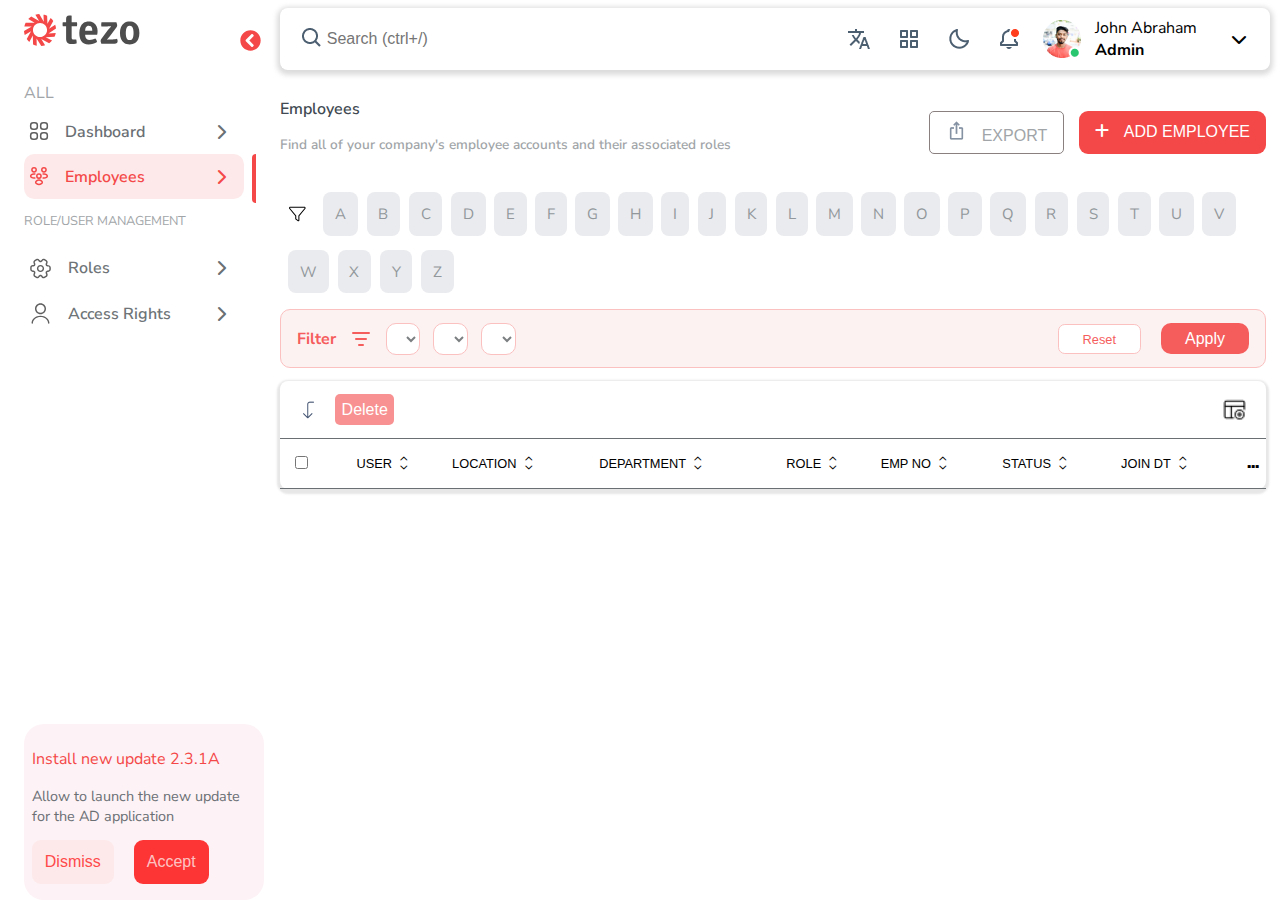
<file: pages/index.html>
<!DOCTYPE html>
<html lang="en">
  <head>
    <meta charset="UTF-8" />
    <meta name="viewport" content="width=device-width, initial-scale=1.0" />
    <link rel="shortcut icon" href="../assets/tezoLogo.svg" type="image/x-icon"/>
    <link rel="stylesheet" href="../styles/index.css" />
    <title>Tezo</title>
  </head>
  <body id="body">    
    <div class="container" id="container">
      <!-- Sidebar Section Starts -->
      <div class="aside-wrapper">
        <aside class="sidebar" id="aside">
          <!-- icon section starts -->
          <div class="logo">
            <img id="companyLogo" src="../assets/tezoLogo.svg" alt="Logo-image" />
            <img
              id="sidebarIcon"
              src="../assets/sidebar-icon.svg"
              alt="sidebar icon"
              onclick="SidebarVisibility()"
            />
          </div>
          <!-- icon section ends -->
  
          <!-- sidenav-content starts -->
          <div class="sidenav-content">
            <div>
              <!-- dashboard items section starts -->
              <section class="sidenav-all">
                <p>ALL</p>
                <div class="sidenav-all-dashboard">
                  <div class="all-dashboard-item">
                    <div>
                      <img src="../assets/dashboard.svg" alt="dashboard image" />
                      <p>Dashboard</p>
                    </div>
                  </div>
                </div>
  
                <div class="sidenav-all-employee">
                  <div class="all-employees-item" onclick="redirectWindow()">
                    <div>
                      <img
                        src="../assets/employees-colored.svg"
                        alt="employees image"
                      />
                      <p>Employees</p>
                    </div>
                  </div>
                </div>
              </section>
              <!-- dashboard items section ends  -->
  
              <!-- sidenav-role section starts -->
              <section class="sidenav-role">
                <p id="sideNavRoleText">ROLE/USER MANAGEMENT</p>
                <a href="../pages/roles.html">
                  <div class="user-roles">
                    <img src="../assets/roles-homepage.svg" alt="roles image" />
                    <p>Roles</p>
                  </div>
                </a>
                <div class="user-roles">
                  <img src="../assets/access-rights.svg" alt="user roles image" />
                  <p>Access Rights</p>
                </div>
              </section>
              <!-- sidenav-role section ends-->
            </div>
  
            <!-- Update section starts -->
            <section class="sidenav-update">
              <p>Install new update 2.3.1A</p>
              <p class="update-description">
                Allow to launch the new update for the AD application
              </p>
              <div>
                <button>Dismiss</button>
                <button>Accept</button>
              </div>
            </section>
            <!-- Update section ends -->
          </div>
  
          <!-- sidenav-content ends -->
        </aside>
      </div>
      <!-- Sidebar section ends -->

      <!-- Main section starts -->
      <main id="main">
        <!-- header Section starts -->
        <header>
          <div class="header-search-bar">
            <input type="text" id="searchBar" onkeyup="updateSearchFilter(event)" placeholder="Search (ctrl+/)" />
          </div>
          <div class="header-icons">
            <img src="../assets/language.png" alt="language image" />
            <img src="../assets/mode.png" alt="view image" />
            <img src="../assets/theme.png" alt="theme image" />
            <img src="../assets/notification.png" alt="notofications image" />
            <img src="../assets/admin.png" alt="admin image" />
            <div class="user-info">
              <p>John Abraham</p>
              <p class="role">Admin</p>
            </div>
          </div>
        </header>
        <!-- header Section ends -->

        <!-- Main content section starts -->
        <div class="main-content" id="mainContent">
          <!-- Add employee section starts -->
          <section class="add-employee">
            <div>
              <h2>Employees</h2>
              <p>
                Find all of your company's employee accounts and their
                associated roles
              </p>
            </div>
            <div>
              <button class="export-btn" onclick="exportDataToExcel()">
                EXPORT
              </button>
              <button class="add-btn" onclick="displayAddEmployeeForm()">
                ADD EMPLOYEE
              </button>
            </div>
          </section>
          <!-- Add employee section ends -->

          <!-- options section starts -->
          <section class="options">
            <ul id="alphabetsWrapper">
              <li><img id="alphabetsFilter" src="../assets/filter-black.svg" alt="filter-icon" onclick="turnOffAlphabetFilter(this)"/></li>
            </ul>
          </section>
          <!-- options section ends -->

          <!-- filter section starts -->
          <section class="filter" id="filter">
            <div class="filter-options">
              <p>Filter</p>
              <img src="../assets/sort-descending.png" alt="sorting icon" />
              <select name="status" id="status" onchange="updateButtonState(),toggleSelectTagState(this)"> </select>
              <select name="location" id="Location" onchange="updateButtonState(),toggleSelectTagState(this)"></select>
              <select name="department" id="Department" onchange="updateButtonState(),toggleSelectTagState(this)"></select>
            </div>
            <div>
              <button class="reset-btn" id="resetBtn" onclick="resetAllFilters()" disabled>Reset</button>
              <button class="apply-btn" id="applyBtn" onclick ="updateSelectFilters()" disabled>Apply</button>
            </div>
          </section>
          <!-- filter section ends -->

          <!-- user-data section starts -->
          <section class="user-data">
            <div class="delete">
              <div>
                <img
                  src="../assets/arrow-left-down.png"
                  alt="arrow-left-down"
                />
                <button id="deleteBtn" onclick="deleteSelectedEmployeeRecords()" disabled>
                  Delete
                </button>
              </div>
              <img src="../assets/table-icon.png" alt="table icon" />
            </div>

            <div style="overflow-x: scroll">
              <table id="table">
                <thead>
                  <tr>
                    <td>
                      <input
                        id="selectAll"
                        type="checkbox"
                        name="select-all"
                        onclick="toggleAllCheckboxes(this)"
                      />
                    </td>
                    <th>
                      <div class="heading-wrapper" >
                        <button class="transparent-btn" onclick="tableSorting(this)" id="user">USER</button>
                        <div class="icon">
                          <i class="fa-solid fa-chevron-up"></i>
                          <i class="fa-solid fa-chevron-down"></i>
                        </div>
                      </div>
                    </th>
                    <th>
                      <div class="heading-wrapper" >
                        <button class="transparent-btn" onclick="tableSorting(this)" id="locations">LOCATION</button>
                        <div class="icon">
                          <i class="fa-solid fa-chevron-up"></i>
                          <i class="fa-solid fa-chevron-down"></i>
                        </div>
                      </div>
                    </th>
                    <th>
                      <div class="heading-wrapper" >
                        <button class="transparent-btn" onclick="tableSorting(this)" id="departments">DEPARTMENT</button>
                        <div class="icon">
                          <i class="fa-solid fa-chevron-up"></i>
                          <i class="fa-solid fa-chevron-down"></i>
                        </div>
                      </div>
                    </th>
                    <th>
                      <div class="heading-wrapper" >
                        <button class="transparent-btn" onclick="tableSorting(this)" id="role">ROLE</button>
                        <div class="icon">
                          <i class="fa-solid fa-chevron-up"></i>
                          <i class="fa-solid fa-chevron-down"></i>
                        </div>
                      </div>
                    </th>
                    <th>
                      <div class="heading-wrapper" >
                        <button class="transparent-btn" onclick="tableSorting(this)" id="empNo">EMP NO</button>
                        <div class="icon">
                          <i class="fa-solid fa-chevron-up"></i>
                          <i class="fa-solid fa-chevron-down"></i>
                        </div>
                      </div>
                    </th>
                    <th>
                      <div class="heading-wrapper" >
                        <button class="transparent-btn" onclick="tableSorting(this)" id="status">STATUS</button>
                        <div class="icon">
                          <i class="fa-solid fa-chevron-up"></i>
                          <i class="fa-solid fa-chevron-down"></i>
                        </div>
                      </div>
                    </th>
                    <th>
                      <div class="heading-wrapper" >
                        <button class="transparent-btn" onclick="tableSorting(this)" id="joinDt">JOIN DT</button>
                        <div class="icon">
                          <i class="fa-solid fa-chevron-up"></i>
                          <i class="fa-solid fa-chevron-down"></i>
                        </div>
                      </div>
                    </th>
                    <th>...</th>
                  </tr>
                </thead>
                <tbody id="tableBody"></tbody>
              </table>
            </div>
          </section>
          <!-- user-data section ends -->
        </div>

        <div class="employee-model" id="employeeModel">
          <h2>Add Employee</h2>
          <section>
            <input type="file" id="file" onchange="updatFormImage(event)" />
            <div class="image-section">
              <label for="file" >
                <img
                  id="img"
                  src="../assets/profiles/blank-profile-picture.webp"
                  alt="Profile picture"
                  accept="image/*"
                  
                />
                <p>Edit</p>
              </label>
            </div>

            <form id="form" onsubmit="return onSubmitEmployee(event)">
              <div>
                <p>Personal Information</p>
                <div>
                  <label for="empno"> Emp No </label>
                  <input
                    type="text"
                    id="empno"
                    name="empno"
                    placeholder="Text"
                    pattern="[A-Z]{2}[0-9]*"
                  />
                  <span id="empnoError" class="error">This filed is required</span>
                </div>

                <div class="wrapper">
                  <div>
                    <label for="firstname"> Firstname </label>
                    <input
                      type="text"
                      id="firstname"
                      name="firstname"
                      placeholder="firstName"
                      pattern="[A-Za-z]{3}[A-Za-z]*"
                    />
                    <span class="error">This filed is required</span>
                  </div>
                  <div>
                    <label for="lastname"> Lastname </label>
                    <input
                      type="text"
                      id="lastname"
                      name="lastname"
                      placeholder="LastName"
                      pattern="[A-Za-z]{3}[A-Za-z]*"
                    />
                    <span class="error">This filed is required</span>
                  </div>
                  <div>
                    <label for="dob"> Date of Birth </label>
                    <input
                      placeholder="Select"
                      type="text"
                      onfocus="(this.type='date')"
                      onblur="(this.type='text')"
                      id="dob"
                      name="dob"
                    />
                  </div>
                </div>
                <div class="wrapper">
                  <div>
                    <label for="mail"> Email Id </label>
                    <input
                      type="email"
                      id="mail"
                      placeholder="joe.j@technovert.com"
                      pattern="[a-z 0-9]+[.]{0,1}[a-z 0-9]+@[a-z]*.com"
                      name="mail"
                    />
                    <span class="error">This filed is required</span>
                  </div>
                  <div>
                    <label for="phno"> Mobile Number </label>
                    <input
                      type="tel"
                      id="phno"
                      name="phno"
                      placeholder="0000000000"
                      pattern="[1-9][0-9]{9}"
                    />
                  </div>
                </div>
              </div>

              <div>
                <p class="emp-inf-heading">Employee Information</p>
                <div class="wrapper">
                  <div>
                    <label for="joining"> Joining Date </label>
                    <input
                      value="2024-02-20"
                      placeholder="20-02-2024"
                      type="text"
                      name="joining"
                      onfocus="(this.type='date')"
                      onblur="(this.type='text')"
                      id="joining"
                    />
                    <span  class="error">This filed is required</span>
                  </div>
                  <div>
                    <label for="location"> Location </label>
                    <select onchange="toggleSelectTagState(this)" id="location" name="location"></select>
                  </div>
                </div>
                <div class="wrapper">
                  <div>
                    <label for="jobTitle"> Job Title </label>
                    <select onchange="toggleSelectTagState(this)" id="jobTitle" name="jobTitle"></select>
                  </div>
                  <div>
                    <label for="department"> Department </label>
                    <select onchange="toggleSelectTagState(this)" id="department" name="department"></select>
                  </div>
                </div>
                <div class="wrapper">
                  <div>
                    <label for="manager"> Assign Manager </label>
                    <select onchange="toggleSelectTagState(this)" id="manager" name="manager"></select>
                  </div>
                  <div>
                    <label for="project"> Assign Project </label>
                    <select onchange="toggleSelectTagState(this)" id="project" name="project"></select>
                  </div>
                </div>
              </div>
              
              <div>
                <button type="reset" onclick="redirectWindow()">Cancel</button>
                <button id="formSubmitBtn" type="submit">Add Employee</button>
              </div>
            </form>
          </section>
        </div>
        <!-- Main content section ends -->
      </main>
    </div>
    <script src="../script/storage.js"></script>
    <script  src="../script/index.js"></script>
    <script  src="../script/addEmp.js"></script>
  </body>
</html>
</file>
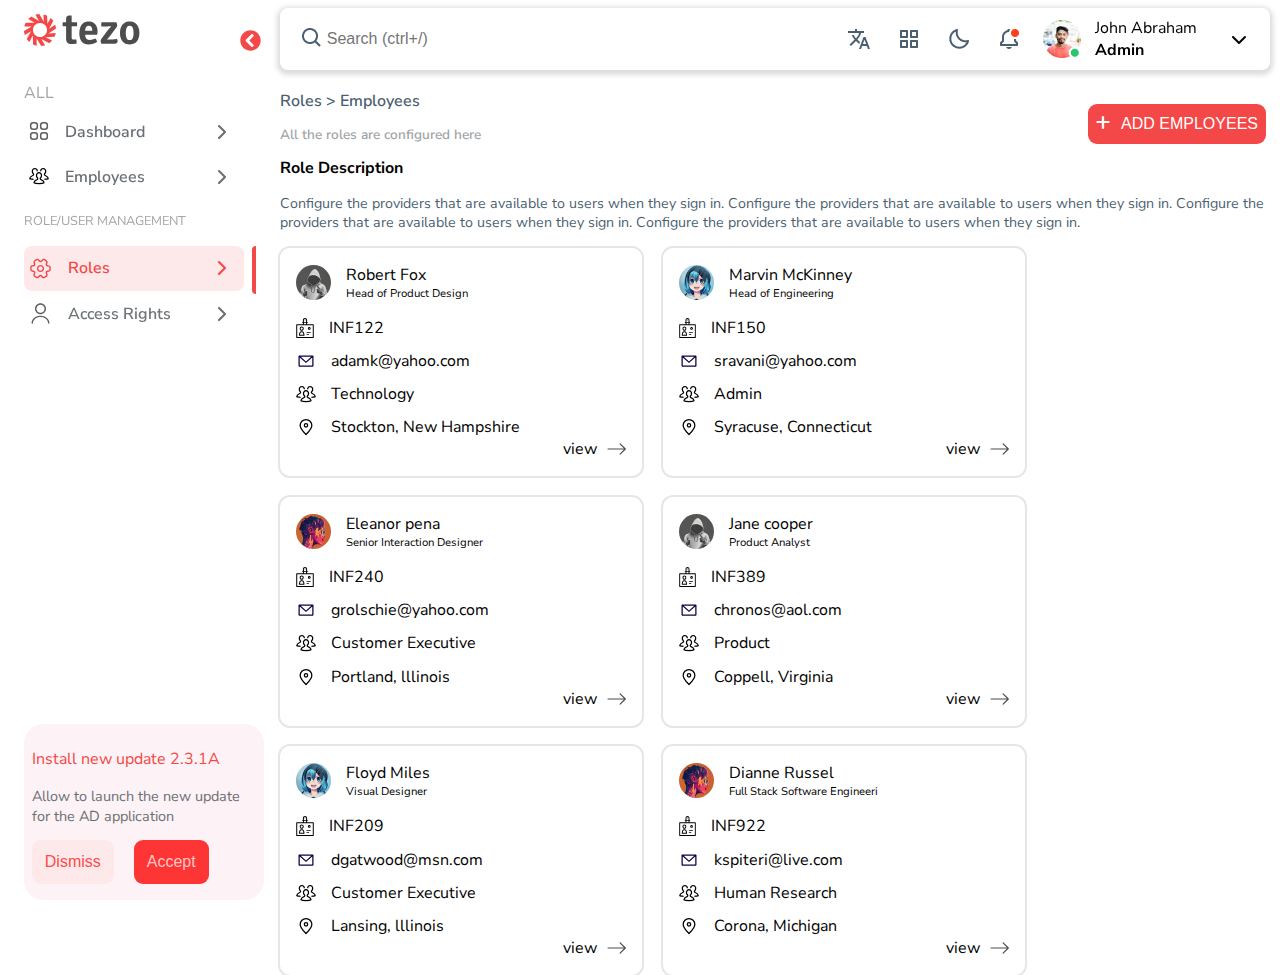
<file: pages/empInf.html>
<!DOCTYPE html>
<html lang="en">
  <head>
    <meta charset="UTF-8" />
    <meta name="viewport" content="width=device-width, initial-scale=1.0" />
    <link
      rel="shortcut icon"
      href="../assets/tezoLogo.svg"
      type="image/x-icon"
    />
    <link rel="stylesheet" href="../styles/empInf.css" />
    <title>Tezo</title>
  </head>
  <body>
    <div class="container" id="container">
      <!-- Sidebar Section Starts -->
      <div class="aside-wrapper">
        <aside class="sidebar" id="aside">
        <!-- icon section starts -->

        <div class="logo">
          <img src="../assets/tezoLogo.svg" id="companyLogo" alt="Logo-image" />
          <img
            id="sidebarIcon"
            src="../assets/sidebar-icon.svg"
            alt="sidebar icon"
            onclick="SidebarVisibility()"
          />
        </div>

        <!-- icon section ends -->

        <!-- sidenav-content starts -->
        <div class="sidenav-content">
          <div>
            <!-- dashboard items section starts -->
            <section class="sidenav-all">
              <p>ALL</p>
              <div class="sidenav-all-dashboard">
                <div class="all-dashboard-item">
                  <div>
                    <img src="../assets/dashboard.svg" alt="dashboard image" />
                    <p>Dashboard</p>
                  </div>
                </div>
              </div>

              <div class="sidenav-all-employee">
                <a href="./index.html">
                  <div class="all-employees-item">
                    <div>
                      <img src="../assets/employee.svg" alt="employees image" />
                      <p>Employees</p>
                    </div>
                  </div>
                </a>
              </div>
            </section>
            <!-- dashboard items section ends  -->

            <!-- sidenav-role section starts -->

            <section class="sidenav-role">
              <p id="sideNavRoleText">ROLE/USER MANAGEMENT</p>
              <div class="roles-wrapper">
                <a href="./roles.html">
                  <div class="user-roles active-roles">
                    <img src="../assets/roles.svg" alt="roles image" />
                    <p>Roles</p>
                  </div>
                </a>
              </div>
              <div class="user-roles">
                <img src="../assets/access-rights.svg" alt="user roles image" />
                <p>Access Rights</p>
              </div>
            </section>
            <!-- sidenav-role section ends-->
          </div>

          <!-- Update section starts -->
          <section class="sidenav-update">
            <p>Install new update 2.3.1A</p>
            <p class="update-description">
              Allow to launch the new update for the AD application
            </p>
            <div>
              <button>Dismiss</button>
              <button>Accept</button>
            </div>
          </section>
          <!-- Update section ends -->
        </div>
        <!-- sidenav-content ends -->
        </aside>
      </div>
      <!-- Sidebar section ends -->

      <!-- Main section starts -->
      <main id="main">
        <!-- header Section starts -->
        <header>
          <div class="header-search-bar">
            <input type="text" id="searchBar" placeholder="Search (ctrl+/)" />
          </div>
          <div class="header-icons">
            <img src="../assets/language.png" alt="language image" />
            <img src="../assets/mode.png" alt="view image" />
            <img src="../assets/theme.png" alt="theme image" />
            <img src="../assets/notification.png" alt="notofications image" />
            <img src="../assets/admin.png" alt="admin image" />
            <div class="user-info">
              <p>John Abraham</p>
              <p class="role">Admin</p>
            </div>
          </div>
        </header>
        <!-- header Section ends -->

        <!-- Main content section starts -->
        <div class="main-content">
          <!-- Add Employee section starts -->
          <section class="add-employee">
            <div>
              <h2>Roles > Employees</h2>
              <p>All the roles are configured here</p>
            </div>
            <button class="add-btn">ADD EMPLOYEES</button>
          </section>
          <!-- Add Employee section ends -->

          <section class="role-description">
            <h2>Role Description</h2>
            <p>
              Configure the providers that are available to users when they sign
              in. Configure the providers that are available to users when they
              sign in. Configure the providers that are available to users when
              they sign in. Configure the providers that are available to users
              when they sign in.
            </p>
          </section>

          <section class="cards">
            <div class="card">
              <div class="image-section">
                <img
                  src="../assets/profiles/image-eight.webp"
                  alt="employee icon"
                />
                <div>
                  <p>Robert Fox</p>
                  <p>Head of Product Design</p>
                </div>
              </div>
              <div class="about">
                <div>
                  <img src="../assets/id.svg" alt="id icon" />
                  <p>INF122</p>
                </div>
                <div>
                  <img src="../assets/mail.svg" alt="mail icon" />
                  <p>adamk@yahoo.com</p>
                </div>
                <div>
                  <img src="../assets/employee.svg" alt="role icon" />
                  <p>Technology</p>
                </div>
                <div>
                  <img src="../assets/location.svg" alt="location icon" />
                  <p>Stockton, New Hampshire</p>
                </div>
              </div>
              <div class="view-detail">
                <p>view</p>
                <img src="../assets/right-arrow.svg" alt="view icon" />
              </div>
            </div>

            <div class="card">
              <div class="image-section">
                <img
                  src="../assets/profiles/image-eleven.webp"
                  alt="employee icon"
                />
                <div>
                  <p>Marvin McKinney</p>
                  <p>Head of Engineering</p>
                </div>
              </div>
              <div class="about">
                <div>
                  <img src="../assets/id.svg" alt="id icon" />
                  <p>INF150</p>
                </div>
                <div>
                  <img src="../assets/mail.svg" alt="mail icon" />
                  <p>sravani@yahoo.com</p>
                </div>
                <div>
                  <img src="../assets/employee.svg" alt="role icon" />
                  <p>Admin</p>
                </div>
                <div>
                  <img src="../assets/location.svg" alt="location icon" />
                  <p>Syracuse, Connecticut</p>
                </div>
              </div>
              <div class="view-detail">
                <p>view</p>
                <img src="../assets/right-arrow.svg" alt="view icon" />
              </div>
            </div>

            <div class="card">
              <div class="image-section">
                <img
                  src="../assets/profiles/image-five.webp"
                  alt="employee icon"
                />
                <div>
                  <p>Eleanor pena</p>
                  <p>Senior Interaction Designer</p>
                </div>
              </div>
              <div class="about">
                <div>
                  <img src="../assets/id.svg" alt="id icon" />
                  <p>INF240</p>
                </div>
                <div>
                  <img src="../assets/mail.svg" alt="mail icon" />
                  <p>grolschie@yahoo.com</p>
                </div>
                <div>
                  <img src="../assets/employee.svg" alt="role icon" />
                  <p>Customer Executive</p>
                </div>
                <div>
                  <img src="../assets/location.svg" alt="location icon" />
                  <p>Portland, lllinois</p>
                </div>
              </div>
              <div class="view-detail">
                <p>view</p>
                <img src="../assets/right-arrow.svg" alt="view icon" />
              </div>
            </div>

            <div class="card">
              <div class="image-section">
                <img
                  src="../assets/profiles/image-eight.webp"
                  alt="employee icon"
                />
                <div>
                  <p>Jane cooper</p>
                  <p>Product Analyst</p>
                </div>
              </div>
              <div class="about">
                <div>
                  <img src="../assets/id.svg" alt="id icon" />
                  <p>INF389</p>
                </div>
                <div>
                  <img src="../assets/mail.svg" alt="mail icon" />
                  <p>chronos@aol.com</p>
                </div>
                <div>
                  <img src="../assets/employee.svg" alt="role icon" />
                  <p>Product</p>
                </div>
                <div>
                  <img src="../assets/location.svg" alt="location icon" />
                  <p>Coppell, Virginia</p>
                </div>
              </div>
              <div class="view-detail">
                <p>view</p>
                <img src="../assets/right-arrow.svg" alt="view icon" />
              </div>
            </div>

            <div class="card">
              <div class="image-section">
                <img
                  src="../assets/profiles/image-eleven.webp"
                  alt="employee icon"
                />
                <div>
                  <p>Floyd Miles</p>
                  <p>Visual Designer</p>
                </div>
              </div>
              <div class="about">
                <div>
                  <img src="../assets/id.svg" alt="id icon" />
                  <p>INF209</p>
                </div>
                <div>
                  <img src="../assets/mail.svg" alt="mail icon" />
                  <p>dgatwood@msn.com</p>
                </div>
                <div>
                  <img src="../assets/employee.svg" alt="role icon" />
                  <p>Customer Executive</p>
                </div>
                <div>
                  <img src="../assets/location.svg" alt="location icon" />
                  <p>Lansing, lllinois</p>
                </div>
              </div>
              <div class="view-detail">
                <p>view</p>
                <img src="../assets/right-arrow.svg" alt="view icon" />
              </div>
            </div>

            <div class="card">
              <div class="image-section">
                <img
                  src="../assets/profiles/image-five.webp"
                  alt="employee icon"
                />
                <div>
                  <p>Dianne Russel</p>
                  <p>Full Stack Software Engineeri</p>
                </div>
              </div>
              <div class="about">
                <div>
                  <img src="../assets/id.svg" alt="id icon" />
                  <p>INF922</p>
                </div>
                <div>
                  <img src="../assets/mail.svg" alt="mail icon" />
                  <p>kspiteri@live.com</p>
                </div>
                <div>
                  <img src="../assets/employee.svg" alt="role icon" />
                  <p>Human Research</p>
                </div>
                <div>
                  <img src="../assets/location.svg" alt="location icon" />
                  <p>Corona, Michigan</p>
                </div>
              </div>
              <div class="view-detail">
                <p>view</p>
                <img src="../assets/right-arrow.svg" alt="view icon" />
              </div>
            </div>
          </section>
        </div>
      </main>
      <!-- Main content section ends -->
    </div>
    <script src="../script/index.js"></script>
  </body>
</html>
</file>
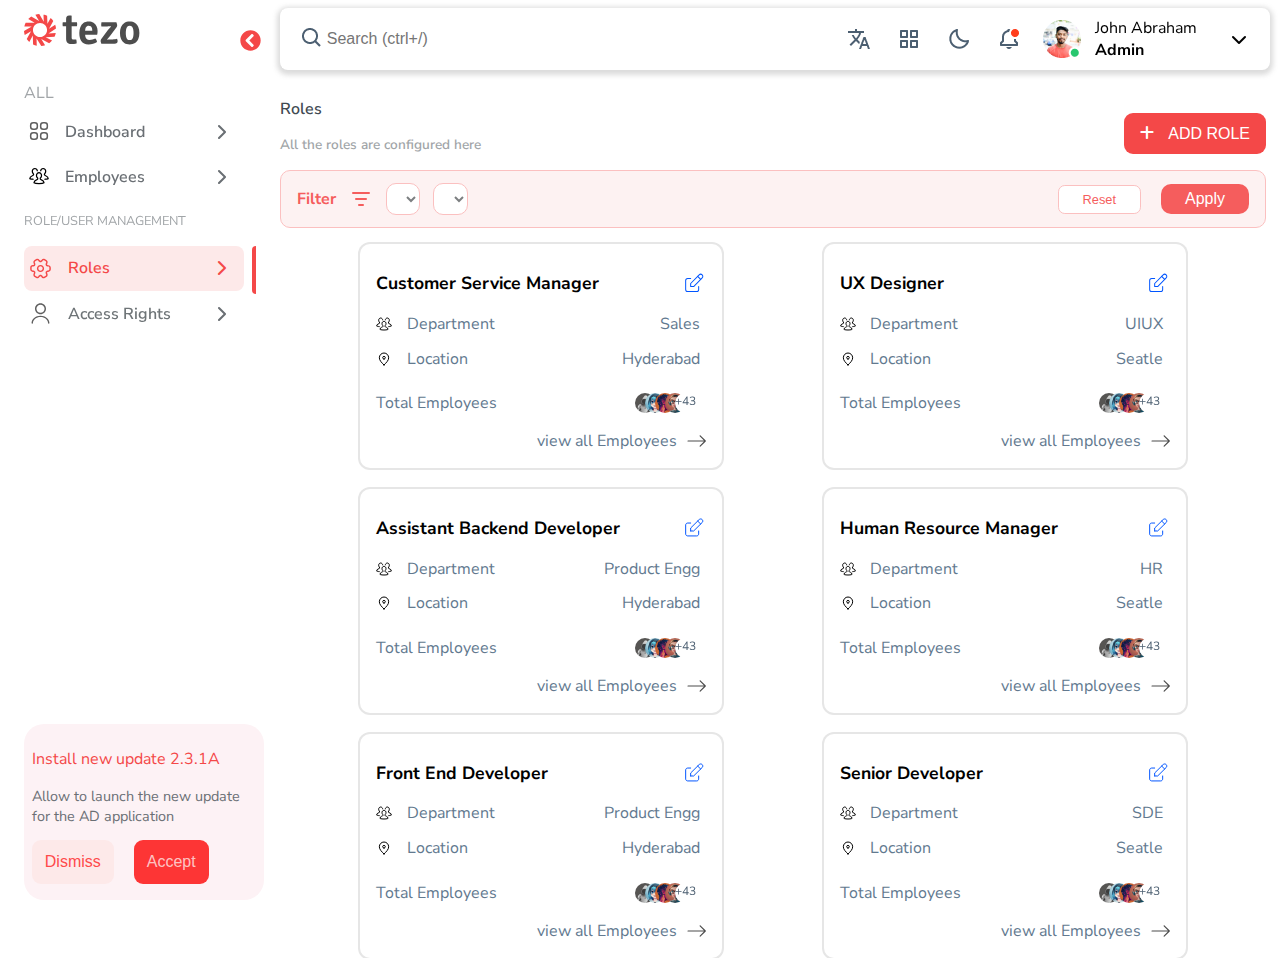
<file: pages/roles.html>
<!DOCTYPE html>
<html lang="en">
  <head>
    <meta charset="UTF-8" />
    <meta name="viewport" content="width=device-width, initial-scale=1.0" />
    <link
      rel="shortcut icon"
      href="../assets/tezoLogo.svg"
      type="image/x-icon"
    />
    <link rel="stylesheet" href="../styles/roles.css" />
    <title>Tezo</title>
  </head>
  <body>
    <div class="container" id="container">
      <!-- Sidebar Section Starts -->
      <div class="aside-wrapper">
        <aside class="sidebar" id="aside">
          <!-- icon section starts -->

          <div class="logo">
            <img  id="companyLogo" src="../assets/tezoLogo.svg" alt="Logo-image" />
            <img
              id="sidebarIcon"
              src="../assets/sidebar-icon.svg"
              alt="sidebar icon"
              onclick="SidebarVisibility()"
            />
          </div>

          <!-- icon section ends -->

          <!-- sidenav-content starts -->
          <div class="sidenav-content">
            <div>
              <!-- dashboard items section starts -->
              <section class="sidenav-all">
                <p>ALL</p>
                <div class="sidenav-all-dashboard">
                  <div class="all-dashboard-item">
                    <div>
                      <img src="../assets/dashboard.svg" alt="dashboard image" />
                      <p>Dashboard</p>
                    </div>
                  </div>
                </div>

                <div class="sidenav-all-employee">
                  <a href="./index.html">
                    <div class="all-employees-item">
                      <div>
                        <img src="../assets/employee.svg" alt="employees image" />
                        <p>Employees</p>
                      </div>
                    </div>
                  </a>
                </div>
              </section>
              <!-- dashboard items section ends  -->

              <!-- sidenav-role section starts -->

              <section class="sidenav-role">
                <p id="sideNavRoleText">ROLE/USER MANAGEMENT</p>
                <div class="roles-wrapper">
                  <div class="user-roles active-roles">
                    <img src="../assets/roles.svg" alt="roles image" />
                    <p>Roles</p>
                  </div>
                </div>
                <div class="user-roles">
                  <img src="../assets/access-rights.svg" alt="user roles image" />
                  <p>Access Rights</p>
                </div>
              </section>
              <!-- sidenav-role section ends-->
            </div>

            <!-- Update section starts -->
            <section class="sidenav-update">
              <p>Install new update 2.3.1A</p>
              <p class="update-description">
                Allow to launch the new update for the AD application
              </p>
              <div>
                <button>Dismiss</button>
                <button>Accept</button>
              </div>
            </section>
            <!-- Update section ends -->
          </div>
          <!-- sidenav-content ends -->
        </aside>
      </div>
      <!-- Sidebar section ends -->

      <!-- Main section starts -->
      <main id="main">
        <!-- header Section starts -->
        <header>
          <div class="header-search-bar">
            <input type="text" id="searchBar"  placeholder="Search (ctrl+/)" />
          </div>
          <div class="header-icons">
            <img src="../assets/language.png" alt="language image" />
            <img src="../assets/mode.png" alt="view image" />
            <img src="../assets/theme.png" alt="theme image" />
            <img src="../assets/notification.png" alt="notofications image" />
            <img src="../assets/admin.png" alt="admin image" />
            <div class="user-info">
              <p>John Abraham</p>
              <p class="role">Admin</p>
            </div>
          </div>
        </header>
        <!-- header Section ends -->

        <!-- Main content section starts -->
        <div class="main-content" id="mainContent">
          <!-- Add role section starts -->
          <section class="add-employee">
            <div>
              <h2>Roles</h2>
              <p>All the roles are configured here</p>
            </div>
            <button class="add-btn" onclick="displayAddRoleForm()">
              ADD ROLE
            </button>
          </section>
          <!-- Add role section ends -->

          <!-- filter section starts -->
          <section class="filter">
            <div class="filter-options">
              <p>Filter</p>
              <img src="../assets/sort-descending.png" alt="sorting icon" />
              <div>
                <select name="location"></select>
              </div>
              <div>
                <select name="department"></select>
              </div>
            </div>
            <div>
              <button class="reset-btn" >Reset</button>
              <button class="apply-btn" >Apply</button>
            </div>
          </section>
          <!-- filter section ends -->

          <section class="cards" id="cardsWrapper"></section>
        </div>

        <section class="add-role-section" id="addRoleSection">
          <h3>Create New Role</h3>
          <form onsubmit="return addRole()">
            <div>
              <div class="label-input-wrapper">
                <label for="role-name">Role Name</label>
                <input type="text" id="roleName" />
              </div>
              <div class="label-input-wrapper">
                <label for="department">Department</label>
                <select id="department" name="department" onchange="filterEmployeesOnDept(event)"></select>
              </div>
            </div>

            <div class="label-input-wrapper">
              <label for="description">Description</label>
              <textarea name="description" id="description" cols="30" rows="10">Text</textarea>
            </div>

            <div class="label-input-wrapper">
              <label for="Location">Location</label>
              <select id="Location" name="location"></select>
            </div>

            <div class="label-input-wrapper">
              <label for="assign-employees">Assign Employees</label>
              <input
                type="text"
                id="assignEmployees"
                placeholder="Search for an Employee"
                onkeyup="searchEmployee(this)"
              />
            </div>

            <section id="AddRoleFormWrapper"></section>

            <div class="buttons-section">
              <button>Cancel</button>
              <button type="submit" >Add Role</button>
            </div>
          </form>
        </section>
      </main>
      <!-- Main content section ends -->
    </div>
    <script src="../script/storage.js"></script>
    <script src="../script/index.js"></script>
    <script src="../script/roles.js"></script>
  </body>
</html>
</file>
<file: styles/empInf.css>
@import url(../styles/common.css);
.active-roles {
  margin-top: 1rem;
  background-color: #fde9e9;
  border-radius: .5rem;
  p {
    color: #f44848 !important;
  }
}
.active-roles::after {
  color: #f44848 !important;
}
.roles-wrapper {
  position: relative;
}
.roles-wrapper::after {
  content: " ";
  position: absolute;
  right: .5rem;
  top: 0;
  height: 3.06rem;
  width: 4px;
  border-radius: 5px 0 0 5px;
  background-color: #f44848;
}
.main-content{
  .add-employee {
    h2 {
      color: #4c5f71;
      font-size: 1rem;
      margin: .8rem 0rem;
      font-weight: 600;
    }
    button{
      padding: .7rem .5rem;
    }
  }
  .role-description {
    margin-top: .5rem;
    h2{
      font-size: 1rem;
    }
    p {
      color: #4c5f71;
      font-size: 0.89rem;
    }
  }
  .cards {
    display: flex;
    flex-wrap: wrap;
    margin-top: 1rem;
    gap: 1.3rem;
    .card {
      width: 20.625rem;
      padding: 1rem;
      box-shadow: 0 0 0 2px #e6e6e6;
      border-radius: .625rem;
      .image-section {
        display: flex;
        align-items: center;
        gap: .9375rem;
        img {
          height: 2.1875rem;
          border-radius: 50%;
        }
        div {
          p {
            margin: 0;
          }
          p:first-child {
            font-size: 1rem;
          }
          p:nth-child(2) {
            font-size: 0.7rem;
          }
        }
      }
      .about {
        margin-top: 1rem;
        div {
          margin-top: .7rem;
          display: flex;
          align-items: center;
          gap: .9375rem;
          img {
            height: 1.25rem;
          }
          p {
            margin: 0;
          }
        }
      }
      .view-detail {
        display: flex;
        justify-content: flex-end;
        gap: .625rem;
        p{
          margin: 0;
        }
      }
    }
  }
}
</file>
<file: styles/roles.css>
@import url(../styles/common.css);
.active-roles {
  margin-top: 1rem;
  background-color: #fde9e9;
  border-radius: 8px;
  p {
    color: #f44848 !important;
  }
}
.active-roles::after {
  color: #f44848 !important;
}
.roles-wrapper {
  position: relative;
}
.roles-wrapper::after {
  content: " ";
  position: absolute;
  right: .5rem;
  top: 0;
  height: 3.06rem;
  width: 4px;
  border-radius: 5px 0 0 5px;
  background-color: #f44848;
}
.main-content {
  .add-employee {
    h2 {
      font-weight: 600;
    }
    button {
      padding: 0.7rem 1rem;
    }
  }
  .cards {
    display: flex;
    margin-top: 1rem;
    flex-wrap: wrap;
    gap: 1.3rem;
    justify-content: space-evenly;
    p {
      color: #62798f;
    }
    .card {
      width: 20.625rem;
      padding: 1rem;
      box-shadow: 0 0 0 2px #e6e6e6;
      border-radius: .625rem;
      .text-icon {
        display: flex;
        justify-content: space-between;
        p {
          color: black;
          font-size: 1.1rem;
          font-weight: bold;
          margin: .7rem 0rem;
        }
      }
      .about {
        .department,
        .location {
          display: flex;
          justify-content: space-between;
          p {
            font-size: 1rem;
            margin: 0.4rem;
          }
          .department-text,
          .location-text {
            display: flex;
            gap: .5rem;
            align-items: center;
          }
        }
        .total-employees {
          display: flex;
          justify-content: space-between;
          align-items: center;
          img {
            height: 1.25rem;
            width: 1.25rem;
            border-radius: 50%;
            position: relative;
          }
          .img-container {
            display: flex;
            position: relative;
            left: 1.875rem;
            img:first-child {
              z-index: 1;
            }
            img:nth-child(2) {
              z-index: 2;
              right: .625rem;
            }
            img:nth-child(3) {
              z-index: 3;
              right: 1.25rem;
            }
            img:nth-child(4) {
              z-index: 4;
              right: 1.875rem;
            }
            p {
              z-index: 5;
              font-size: .75rem;
              position: relative;
              margin: 0;
              border-radius: 50%;
              background-color: #fff;
              color: #4c5f71;
              text-align: center;
              right: 2.5rem;
            }
          }
        }
      }
      .employee-view {
        display: flex;
        justify-content: flex-end;
        align-items: center;
        gap: .625rem;
        a {
          text-decoration: none;
          p{
            margin: 0;
          }
        }
      }
    }
  }
}
.add-role-section{
  display: none;
  h3{
    margin: 1.5rem 0rem 0rem;
  }

  form{
    & > div{
      display: flex;
      gap: 3rem;
    }
    .label-input-wrapper{
      margin-top: .9rem;
      display: flex;
      gap: .5rem;
      flex-direction: column;
    }
    label {
      color: #494a4b;
      font-weight: 600;
      font-size: .9rem;
    }
    input {
      outline: none;
      padding: 0.5rem;
      border: 1px solid rgba(54, 53, 53, 0.185);
      border-radius: 5px;
      width: 13rem;
    }
    input:focus,
    select:focus,
    textarea:focus {
      border: 2px solid #4c9aff;
    }
    select {
      border: 1px solid rgba(54, 53, 53, 0.185);
      border-radius: 5px;
      outline: none;
      padding: 0.5rem;
      color: #414447;
      width: 14rem;
      background-color: #F4F5F7;
    }
    textarea{
      max-width: 31rem;
      outline:none;
      border: 1px solid rgba(54, 53, 53, 0.185);
      border-radius: 5px;
      color: #414447;
      background-color: #F4F5F7;
    }
    #Location{
      width: 23rem;
    }

    #assign-employees{
      width: 22rem;
      background-image: url(../assets/down-arrow.svg);
      background-repeat: no-repeat;
      background-position: 21.875rem, 1.5625rem;
    }

    #AddRoleFormWrapper{
      padding: 0rem .3rem;
      scrollbar-color: white white;
      scrollbar-width: thin;
      margin-top: .5rem;
      overflow-y: scroll;
      height: 9.0625rem;
      width: 23rem;
      .employee-row{
        margin:.5rem 0rem;
        display: flex;
        justify-content: space-between;
        align-items: center;
        padding: .3rem .5rem;
        box-shadow: 0px 0px 1px 1px rgba(0, 0, 0, 0.24);
        div{
          display: flex;
          gap:.5rem;
          align-items: center;
          img{
            height: 1.875rem;
            width: 1.875rem;
            border-radius: 50%;
          }
          p{
            margin: 0;
            font-size: .8rem;
          }
        }
        input{
          width: 1rem;
        }
      }
    }

    & > div:last-child {
      margin-top: 2rem;
      display: flex;
      gap: 1rem;
      justify-content: flex-end;
      button {
        border: none;
        outline: none;
        cursor: pointer;
        border-radius: 5px;
        padding: 0.5rem 1.5rem;
        &:first-child {
          background-color: rgba(253, 233, 233, 1);
          color: #ff4a4a;
        }
        &:nth-child(2) {
          background-color: #fd3535;
          cursor: pointer;
          color: #fff;
        }
      }
    }
  }
}
@media screen and (max-width:792px){
  form{
    & > div{
      flex-direction: column;
    }
    .buttons-section{
      flex-direction: row;
    }
  }
}
</file>
<file: styles/index.css>
@import url(../styles/common.css);
@import url("https://cdn.jsdelivr.net/npm/bootstrap-icons@1.11.3/font/bootstrap-icons.min.css");
.all-employees-item {
  background-color: #fde9e9;
}
.all-employees-item div p {
  color: #f44848 !important;
}
.all-employees-item::after {
  color: #f44848 !important;
}
.active-employee-toggle {
  text-align: center;
  color: white;
  border-radius: 7px;
  position: absolute;
  right: 0px;
  top: 4rem;
  padding: 1rem;
  animation: slideRightToLeft 0.5s forwards;
}
.sidenav-all-employee::after {
  content: " ";
  position: absolute;
  right: 0.5rem;
  top: 0;
  height: 3.06rem;
  width: 4px;
  border-radius: 5px 0 0 5px;
  background-color: #f44848;
}
.main-content {
  .options {
    margin-top: 1.5rem;
    ul{
      /* width: 100%;
      overflow-x: scroll; */
      list-style: none;
      padding: 0;
      margin: 0;
      display: flex;
      flex-wrap: wrap;
      align-items: center;
    }
    ul li img {
      padding: 0;
      margin: 0;
      cursor: pointer;
      margin-top: 1rem;
    }
    .img-filter-active{
      filter: invert(36%) sepia(98%) saturate(1876%) hue-rotate(340deg) brightness(98%) contrast(95%);
    }
    li:not(:first-child) {
      margin-top: 10px;
      padding: 0.74rem;
      margin-left: 0.53rem;
      color: #91979b;
      border-radius: 0.5rem;
      font-size: 0.9375rem;
      cursor: pointer;
      background-color: #eaebee;
    }
    .alphabet-active {
      background-color: #f44848 !important;
      color: white !important;
    }
  }
  .user-data {
    margin-top: 0.85rem;
    box-shadow: 0px 2px 2px 3px rgba(174, 174, 174, 0.299);
    border-radius: 0.5rem;
    .delete {
      display: flex;
      justify-content: space-between;
      align-items: center;
      padding: 0.8rem 1.2rem;
      align-items: center;
      border-bottom: 1px solid #6a6f74;
      div {
        display: flex;
        gap: 1rem;
        align-items: center;
        & > button {
          cursor: not-allowed;
          border: none;
          outline: none;
          border-radius: 5px;
          color: #fff;
          background-color: #f89191;
          padding: 0.4rem;
          font-size: 1rem;
        }
      }
      & img:last-child {
        height: 1.5625rem;
      }
    }
    table {
      width: 100%;
      min-width: 860px;
      border-collapse: collapse;
      input{
        cursor: pointer;
      }
      tr {
        position: relative;
        border-bottom: 1px solid #6a6f74;
        td:first-child {
          padding: 0.7rem;
        }
        td {
          font-size: 0.8rem;
          padding: 0rem;
          &:has(button){
            text-align: center;
          }
        }
        .ellipsis {
          padding: 0.7rem;
          font-weight: 900;
          text-align: center;
          cursor: pointer;
          text-align: center;
        }
        .transparent-btn{
          border: none;
          background-color: transparent;
          outline: none;
        }
        &:hover {
          background-color: #fff4f4;
        }
        .show + div{
          display: flex;
        }
      }

      th {
        .heading-wrapper {
          width: fit-content;
          display: flex;
          align-items: center;
        }
        button {
          cursor: pointer;
          margin: 0;
          padding: 1rem 0.5rem 1rem 0rem;
          text-align: start;
          font-size: 0.8rem;
        }
        .icon {
          cursor: pointer;
          display: flex;
          flex-direction: column;
          margin: 0;
          padding: 0;
          i {
            font-size: 0.5rem;
          }
        }
      }
      th:last-child{
        font-weight: 900;
      }
      .user {
        display: flex;
        gap: 0.5rem;
        img {
          height: 1.875rem;
          width: 1.875rem;
          border-radius: 50%;
        }
        .user-details {
          p {
            margin: 0;
          }
        }
      }
      .apperance p {
        text-align: center;
        background-color: #e7f4e8;
        padding: 7px 0px;
        border-radius: 0.625rem;
        color: #39bb8b;
        width: 3.75rem;
      }
    }

    .last-element {
      display: none;
      background-color: white;
      position: absolute;
      top: .9rem;
      right: 3.5rem;
      align-items: center;
      & > button{
        font-weight: 500;
        margin: 0;
        padding: 0.4rem 0.5rem;
        border: 1px solid black !important;
        text-align: center;
        cursor: pointer;
      }
      & > button:nth-child(2) {
        border-style:  solid none !important;
      }
    }
  }
}

.employee-model {
  display: none;
  width: 100%;
}
.employee-model section {
  /* width: 100%; */
  display: flex;
  gap: 2rem;
  #file {
    display: none;
  }
  .image-section {
    label {
      cursor: pointer;
    }
    img {
      height: 5rem;
      width: 5rem;
      border-radius: 50%;
    }
    p {
      font-size: 0.8rem;
      text-align: center;
      margin: 0;
      font-weight: 700;
    }
  }

  form {
    div p {
      margin-top: 0;
      font-weight: bold;
    }
    label[for="empno"] {
      display: block;
    }
    .wrapper {
      margin-top: 1rem;
      display: flex;
      flex-wrap: wrap;
      gap: 2rem;
      div {
        display: flex;
        flex-direction: column;
      }
    }
    label {
      color: #494a4b;
      font-weight: 600;
      font-size: 0.8rem;
    }
    input {
      outline: none;
      padding: 0.5rem;
      border: 1px solid rgba(54, 53, 53, 0.185);
      border-radius: 5px;
      width: 14rem;
    }
    .input-error{
      border: 1px solid red;
    }
    .error {
      display: none;
      color: red;
      font-size: .8rem;
      font-weight: 600;
      padding-left: 1rem;
      background-image: url(../assets/warning-diamond.svg);
      background-repeat: no-repeat;
    }
    .show + span{
      display: inline !important;
    }
    input:focus,
    select:focus {
      border: 2px solid #4c9aff;
    }
    .emp-inf-heading {
      margin-top: 1rem;
    }
    #joining {
      width: 23rem;
    }
    select {
      border: 1px solid rgba(54, 53, 53, 0.185);
      border-radius: 5px;
      outline: none;
      padding: 0.5rem;
      color: #6a6f74;
      width: 24rem;
      /* width: 25.5vw; */
      background-color: #f4f5f7;
    }
    & > div:nth-child(3) {
      margin-top: 2rem;
      display: flex;
      gap: 1rem;
      justify-content: flex-end;
      button {
        border: none;
        outline: none;
        cursor: pointer;
        border-radius: 5px;
        padding: 0.5rem 0.8rem;
        &:first-child {
          background-color: rgba(253, 233, 233, 1);
          color: #ff4a4a;
        }
        &:nth-child(2) {
          background-color: #fd3535;
          cursor: pointer;
          color: #fff;
        }
      }
    }
  }
}

@media screen and (max-width: 1185px) {
  .add-employee {
    p,
    h2 {
      text-align: center;
    }
    flex-direction: column;
    align-items: center !important;
    gap: 0.6rem;
  }
}
@media screen and (max-width: 802px) {
  .employee-model  section form input, .employee-model  section form select{
    min-width: 10rem;
    max-width: 14rem;
  }
}
@media screen and (max-width: 500px) {
  #alphabetsWrapper{
    display: none;
  }
}
</file>
